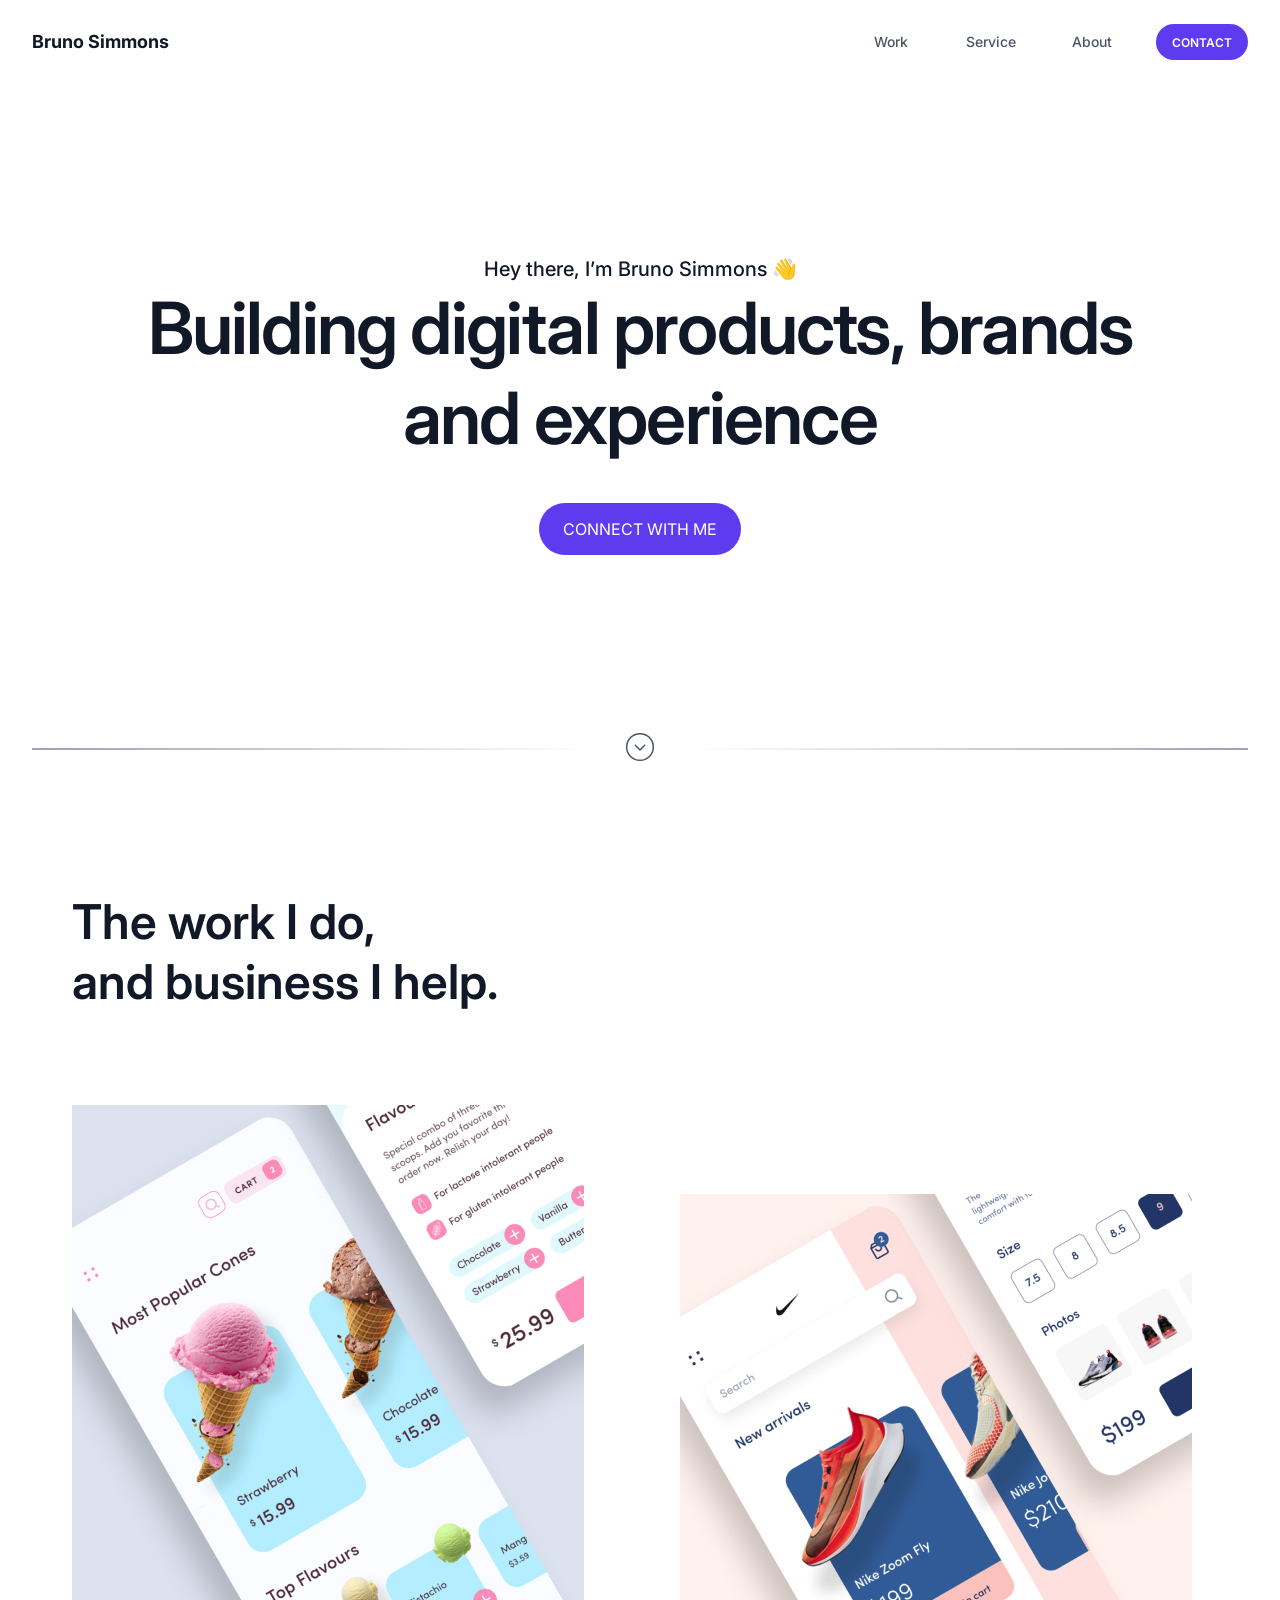
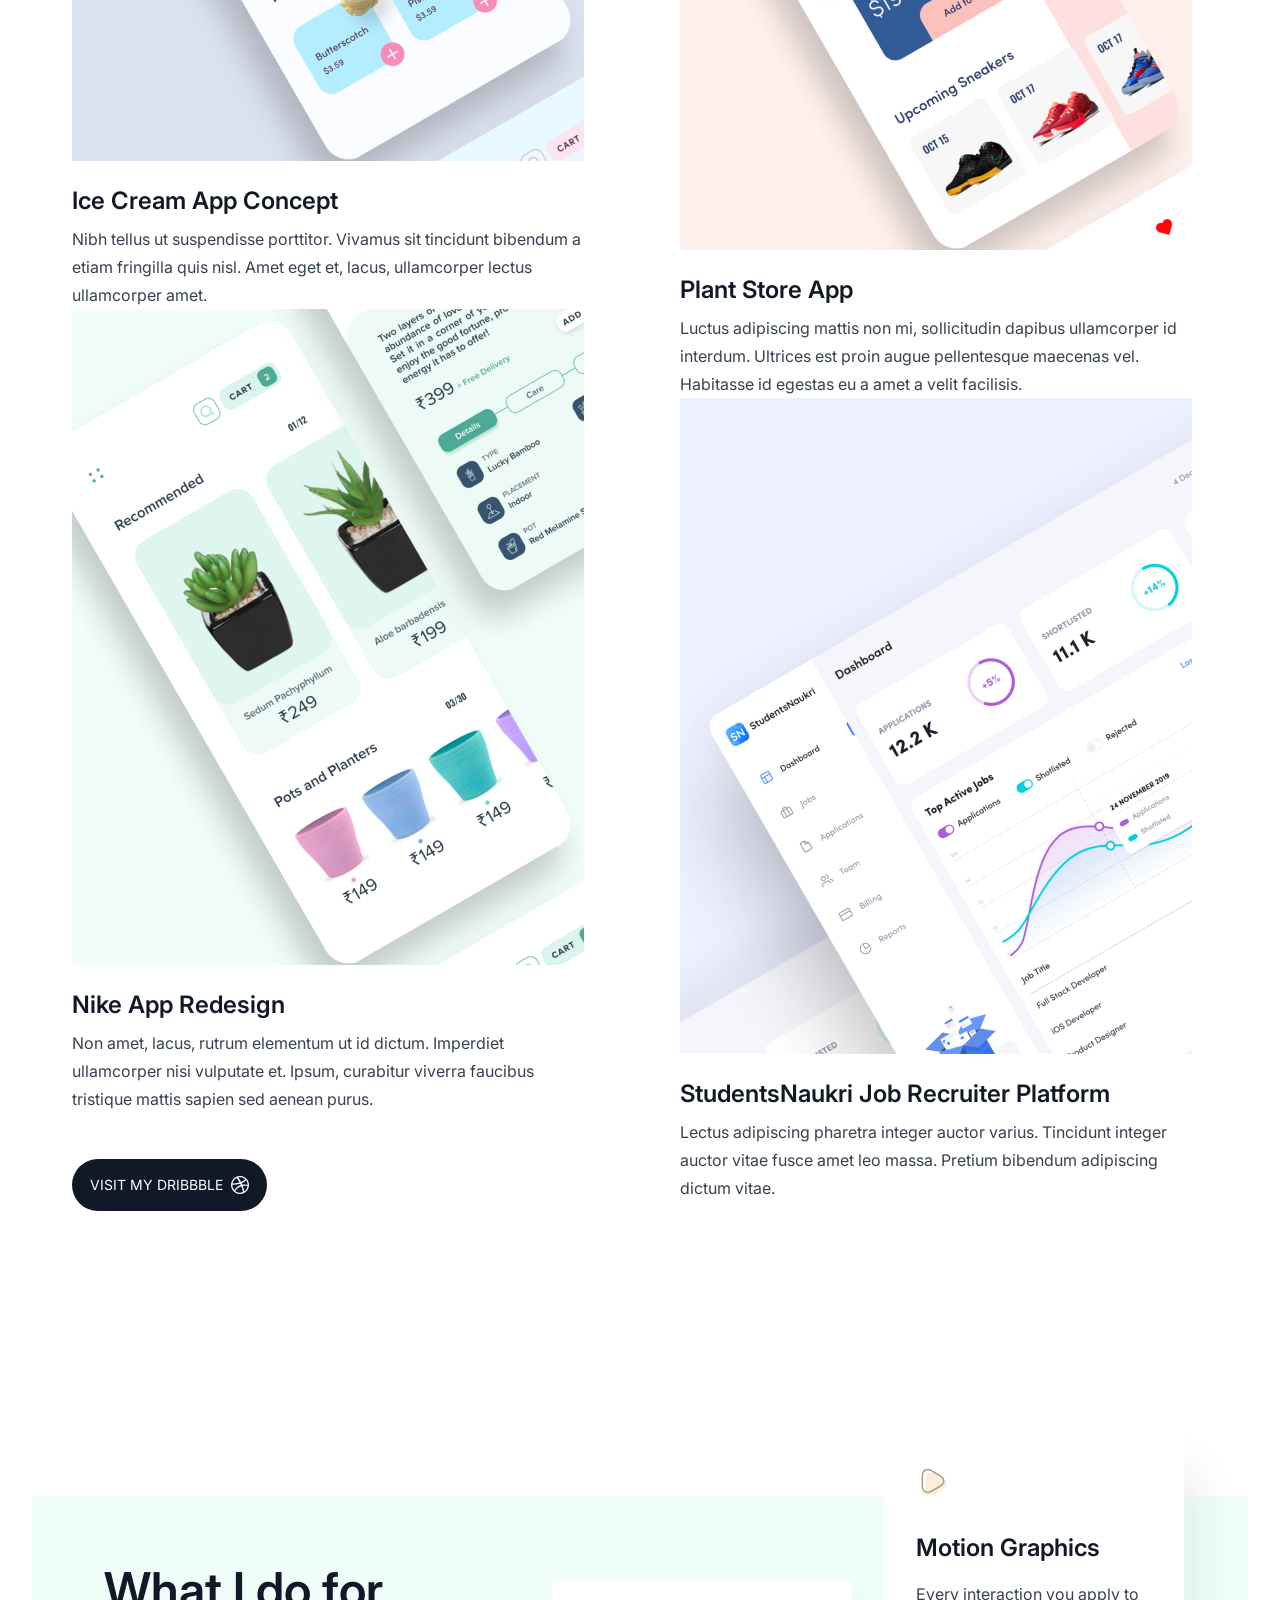
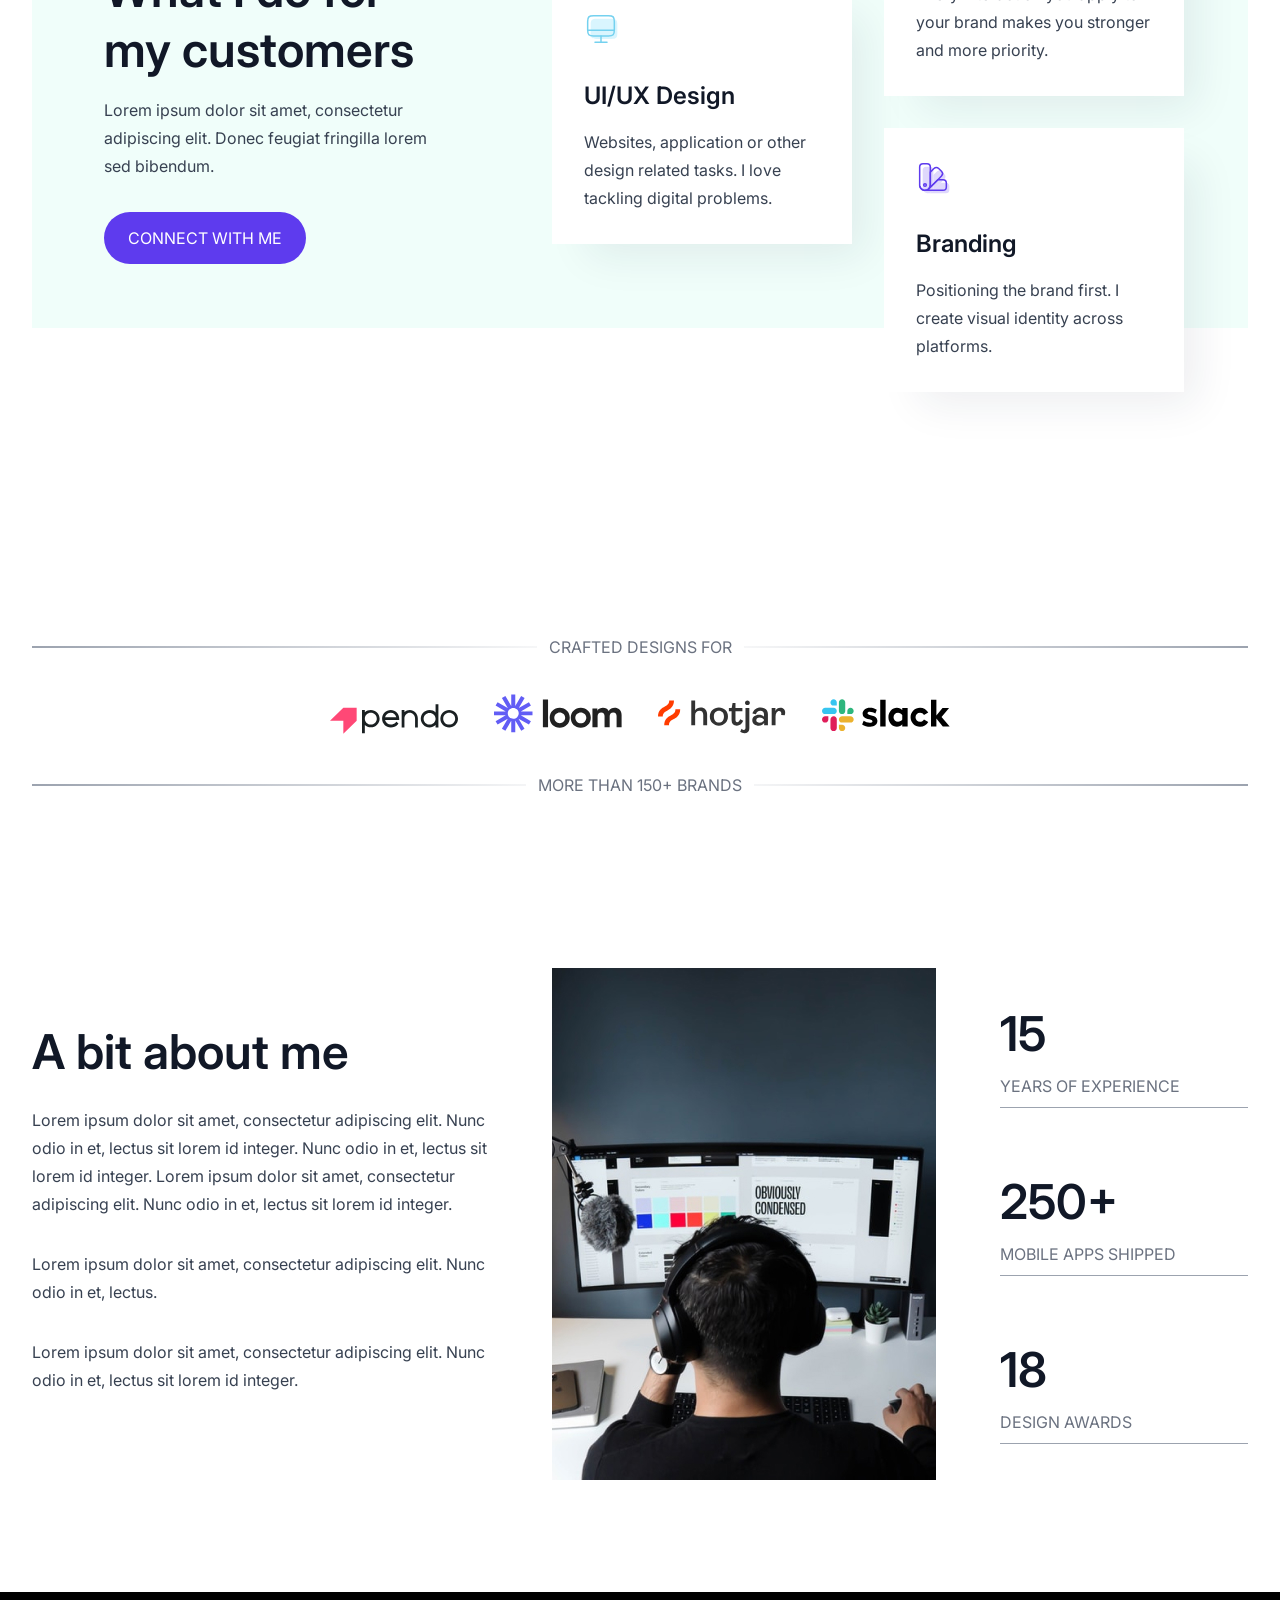
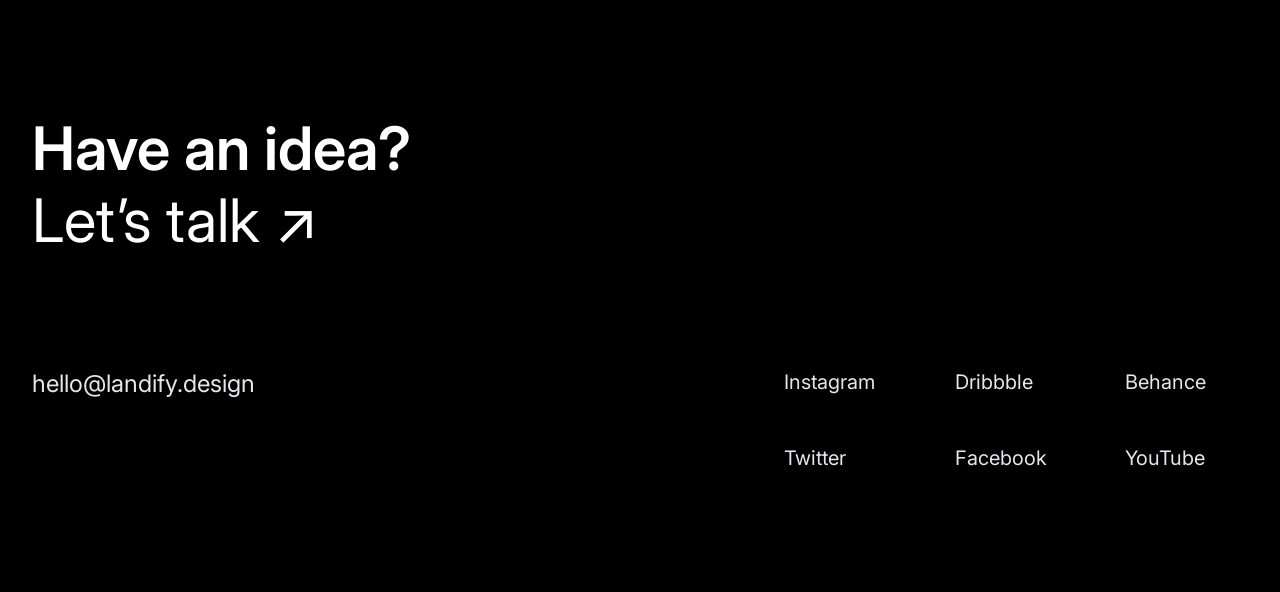
<file: index.html>
<!DOCTYPE html>
<html>
  <head>
    <meta charset="UTF-8" />
    <meta name="viewport" content="width=device-width, initial-scale=1.0" />
    <link rel="stylesheet" href="css/reset.css" />
    <link rel="stylesheet" href="css/style.css" />
    <link
      href="https://fonts.googleapis.com/css?family=Inter:100,200,300,regular,500,600,700,800,900"
      rel="stylesheet"
    /> 
    <title>Bruno - Designer Portfolio</title>
  </head>
  <body class="body">
    <main class="main">
      <div class="main__intro">
        <nav class="main__nav">
          <div class="main__label-name">
            <span class="main__name"><a href="">Bruno Simmons</a></span>
          </div>
          <div class="main__nav-ul">
            <ul class="main__ul">
              <li class="main__ul-button"><a href="#works">Work</a></li>
              <li class="main__ul-button"><a href="#service">Service</a></li>
              <li class="main__ul-button"><a href="#about">About</a></li>
              <li class="main__ul-button_active"><a href="#">CONTACT</a></li>
            </ul>
          </div>
        </nav>
        <div class="main__text-container">
          <p class="main__header-upper">Hey there, I’m Bruno Simmons 👋</p>
          <h1 class="main__header">
            Building digital products, brands and experience
          </h1>
          <a href="" class="main__button"> CONNECT WITH ME </a>
        </div>
        <div class="main__divider-line">
          <a href="#works" class="main__scroll-link"
            ><img
              src="img/button-icon/Arrow Container.svg"
              alt="arrow down"
              class="main__arrow-down"
          /></a>
        </div>
      </div>
      <div class="main__works" id="works">
        <div class="main__header-container">
          <h2 class="main__works-header">
            The work I do,<br />
            and business I help.
          </h2>
        </div>
        <div class="main__works-wrapper">
          <div class="main__works-column">
            <div class="main__works-container">
              <img
                src="img/works-&-about/work 1.jpg"
                alt="Ice Cream App Concept"
                class="main__works-image"
              />
              <h3 class="main__image-header">Ice Cream App Concept</h3>
              <p class="main__works-text">
                Nibh tellus ut suspendisse porttitor. Vivamus sit tincidunt
                bibendum a etiam fringilla quis nisl. Amet eget et, lacus,
                ullamcorper lectus ullamcorper amet.
              </p>
            </div>
            <div class="main__works-container">
              <img
                src="img/works-&-about/work 3.jpg"
                alt="Nike App Redesign"
                class="main__works-image"
              />
              <h3 class="main__image-header">Nike App Redesign</h3>
              <p class="main__works-text">
                Non amet, lacus, rutrum elementum ut id dictum. Imperdiet
                ullamcorper nisi vulputate et. Ipsum, curabitur viverra faucibus
                tristique mattis sapien sed aenean purus.
              </p>
            </div>
          </div>
          <a href="" class="main__dribble-button">
            <span>VISIT MY DRIBBBLE</span
            ><img
              src="img/button-icon/Dribble icon.svg"
              alt="Dribble icon"
              class="main__dribble"
            />
          </a>
          <div class="main__works-column second-column">
            <div class="main__works-container">
              <img
                src="img/works-&-about/work 2.jpg"
                alt="Plant Store App"
                class="main__works-image"
              />
              <h3 class="main__image-header">Plant Store App</h3>
              <p class="main__works-text">
                Luctus adipiscing mattis non mi, sollicitudin dapibus
                ullamcorper id interdum. Ultrices est proin augue pellentesque
                maecenas vel. Habitasse id egestas eu a amet a velit facilisis.
              </p>
            </div>
            <div class="main__works-container">
              <img
                src="img/works-&-about/work 4.jpg"
                alt="StudentsNaukri Job Recruiter Platform"
                class="main__works-image"
              />
              <h3 class="main__image-header">
                StudentsNaukri Job Recruiter Platform
              </h3>
              <p class="main__works-text">
                Lectus adipiscing pharetra integer auctor varius. Tincidunt
                integer auctor vitae fusce amet leo massa. Pretium bibendum
                adipiscing dictum vitae.
              </p>
            </div>
          </div>
        </div>
      </div>
      <div class="main__service" id="service">
        <div class="main__service-wrapper">
          <div class="main__service-header-container">
            <h2 class="main__service-header">What I do for my customers</h2>
            <p class="main__service-text">
              Lorem ipsum dolor sit amet, consectetur adipiscing elit. Donec
              feugiat fringilla lorem sed bibendum.
            </p>
            <a href="" class="main__button margin-left"> CONNECT WITH ME </a>
          </div>
          <div class="main__service-cards-container">
            <div class="main__service-card first-card">
              <img
                src="img/service-icon/Type=UI.svg"
                alt="UI/Ux icon"
                class="main__service-card-icon"
              />
              <h3 class="main__service-card-header">UI/UX Design</h3>
              <p class="main__service-card-text">
                Websites, application or other design related tasks. I love
                tackling digital problems.
              </p>
            </div>
            <div class="main__service-card second-card">
              <img
                src="img/service-icon/Type=Motion.svg"
                alt="UI/Ux icon"
                class="main__service-card-icon"
              />
              <h3 class="main__service-card-header">Motion Graphics</h3>
              <p class="main__service-card-text">
                Every interaction you apply to your brand makes you stronger and
                more priority.
              </p>
            </div>
            <div class="main__service-card third-card">
              <img
                src="img/service-icon/Type=Brand.svg"
                alt="UI/Ux icon"
                class="main__service-card-icon"
              />
              <h3 class="main__service-card-header">Branding</h3>
              <p class="main__service-card-text">
                Positioning the brand first. I create visual identity across
                platforms.
              </p>
            </div>
          </div>
        </div>
      </div>
      <div class="main__partners" id="partners">
        <div class="main__divider-line">
          <span class="main__devider-text">CRAFTED DESIGNS FOR</span>
        </div>
        <div class="main__brands-container">
          <img
            src="img/brand-logo/Brand=Pendo.svg"
            alt="Pendo logo"
            class="main__brand-logo"
          />
          <img
            src="img/brand-logo/Brand=Loom.svg"
            alt="Loom logo"
            class="main__brand-logo"
          />
          <img
            src="img/brand-logo/Brand=Hotjar.svg"
            alt="Hotjar logo"
            class="main__brand-logo"
          />
          <img
            src="img/brand-logo/Brand=Slack.svg"
            alt="Slack logo"
            class="main__brand-logo"
          />
        </div>
        <div class="main__divider-line">
          <span class="main__devider-text">MORE THAN 150+ BRANDS</span>
        </div>
      </div>
      <div class="main__about" id="about">
        <div class="main__about-text-container">
          <h2 class="main__about-header">A bit about me</h2>
          <p class="main__about-text">
            Lorem ipsum dolor sit amet, consectetur adipiscing elit. Nunc odio
            in et, lectus sit lorem id integer. Nunc odio in et, lectus sit
            lorem id integer. Lorem ipsum dolor sit amet, consectetur adipiscing
            elit. Nunc odio in et, lectus sit lorem id integer.
          </p>
          <p class="main__about-text">
            Lorem ipsum dolor sit amet, consectetur adipiscing elit. Nunc odio
            in et, lectus.
          </p>
          <p class="main__about-text">
            Lorem ipsum dolor sit amet, consectetur adipiscing elit. Nunc odio
            in et, lectus sit lorem id integer.
          </p>
        </div>
        <div class="main__about-stats-container">
          <img
            src="img/works-&-about/workstation-image.jpg"
            alt="Bruno's avatar"
            class="main__about-image"
          />
          <div class="main__about-stats-wrapper">
            <div class="main__about-stats-block">
              <h2 class="main__about-stats-header">15</h2>
              <p class="main__about-stats-text">YEARS OF EXPERIENCE</p>
              <div class="main__amout-stats-divider"></div>
            </div>
            <div class="main__about-stats-block">
              <h2 class="main__about-stats-header">250+</h2>
              <p class="main__about-stats-text">MOBILE APPS SHIPPED</p>
              <div class="main__amout-stats-divider"></div>
            </div>
            <div class="main__about-stats-block">
              <h2 class="main__about-stats-header">18</h2>
              <p class="main__about-stats-text">DESIGN AWARDS</p>
              <div class="main__amout-stats-divider"></div>
            </div>
          </div>
        </div>
      </div>
    </main>
    <footer class="footer">
      <div class="footer-content">
        <div class="footer__header-container">
          <span class="footer__header">Have an idea?</span>
          <span class="footer__header second-span">Let’s talk ↗</span>
        </div>
        <div class="footer__links">
          <div class="footer__email"><span>hello@landify.design</span></div>
          <div class="footer__socials">
            <div class="footer__upper-links">
              <a href="" class="footer__social-link">Instagram</a>
              <a href="" class="footer__social-link">Dribbble</a>
              <a href="" class="footer__social-link">Behance</a>
            </div>
            <div class="footer__lower-links">
              <a href="" class="footer__social-link">Twitter</a>
              <a href="" class="footer__social-link">Facebook</a>
              <a href="" class="footer__social-link">YouTube</a>
            </div>
          </div>
        </div>
      </div>
    </footer>
  </body>
</html>
</file>
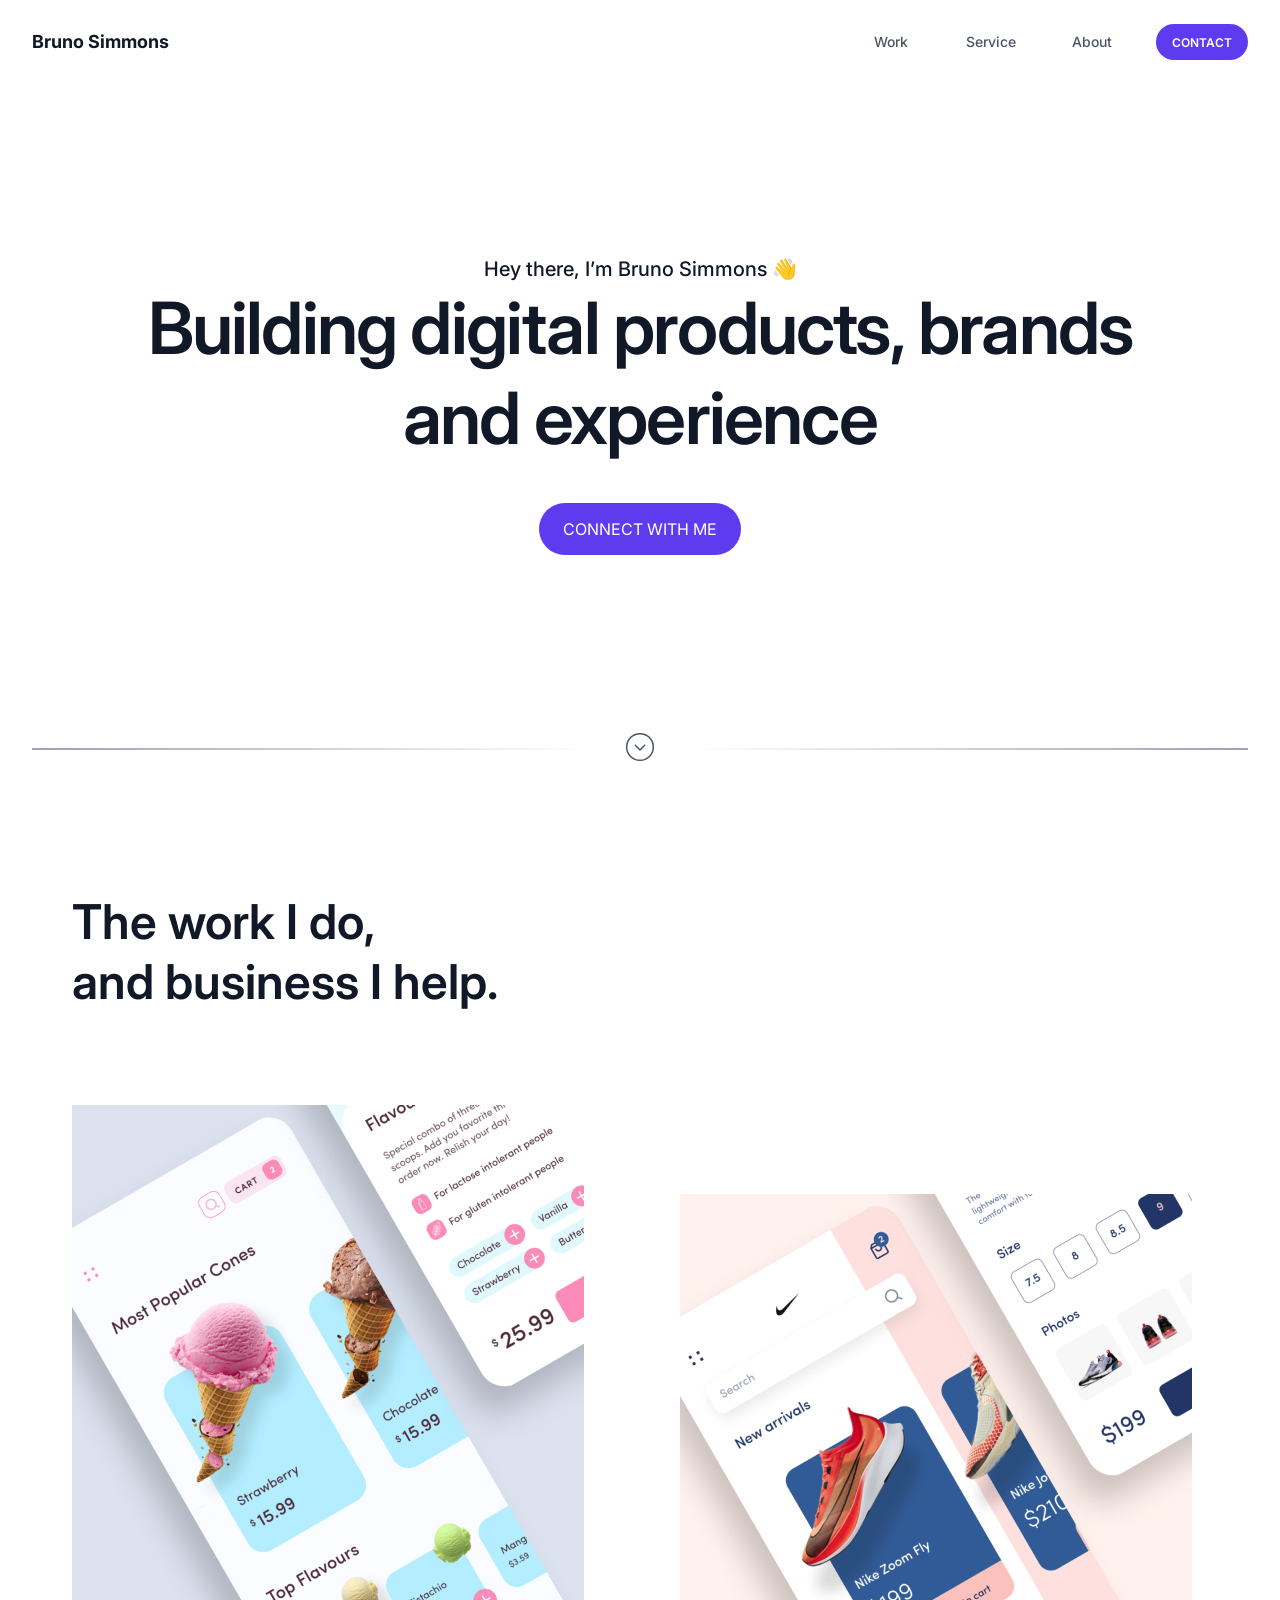
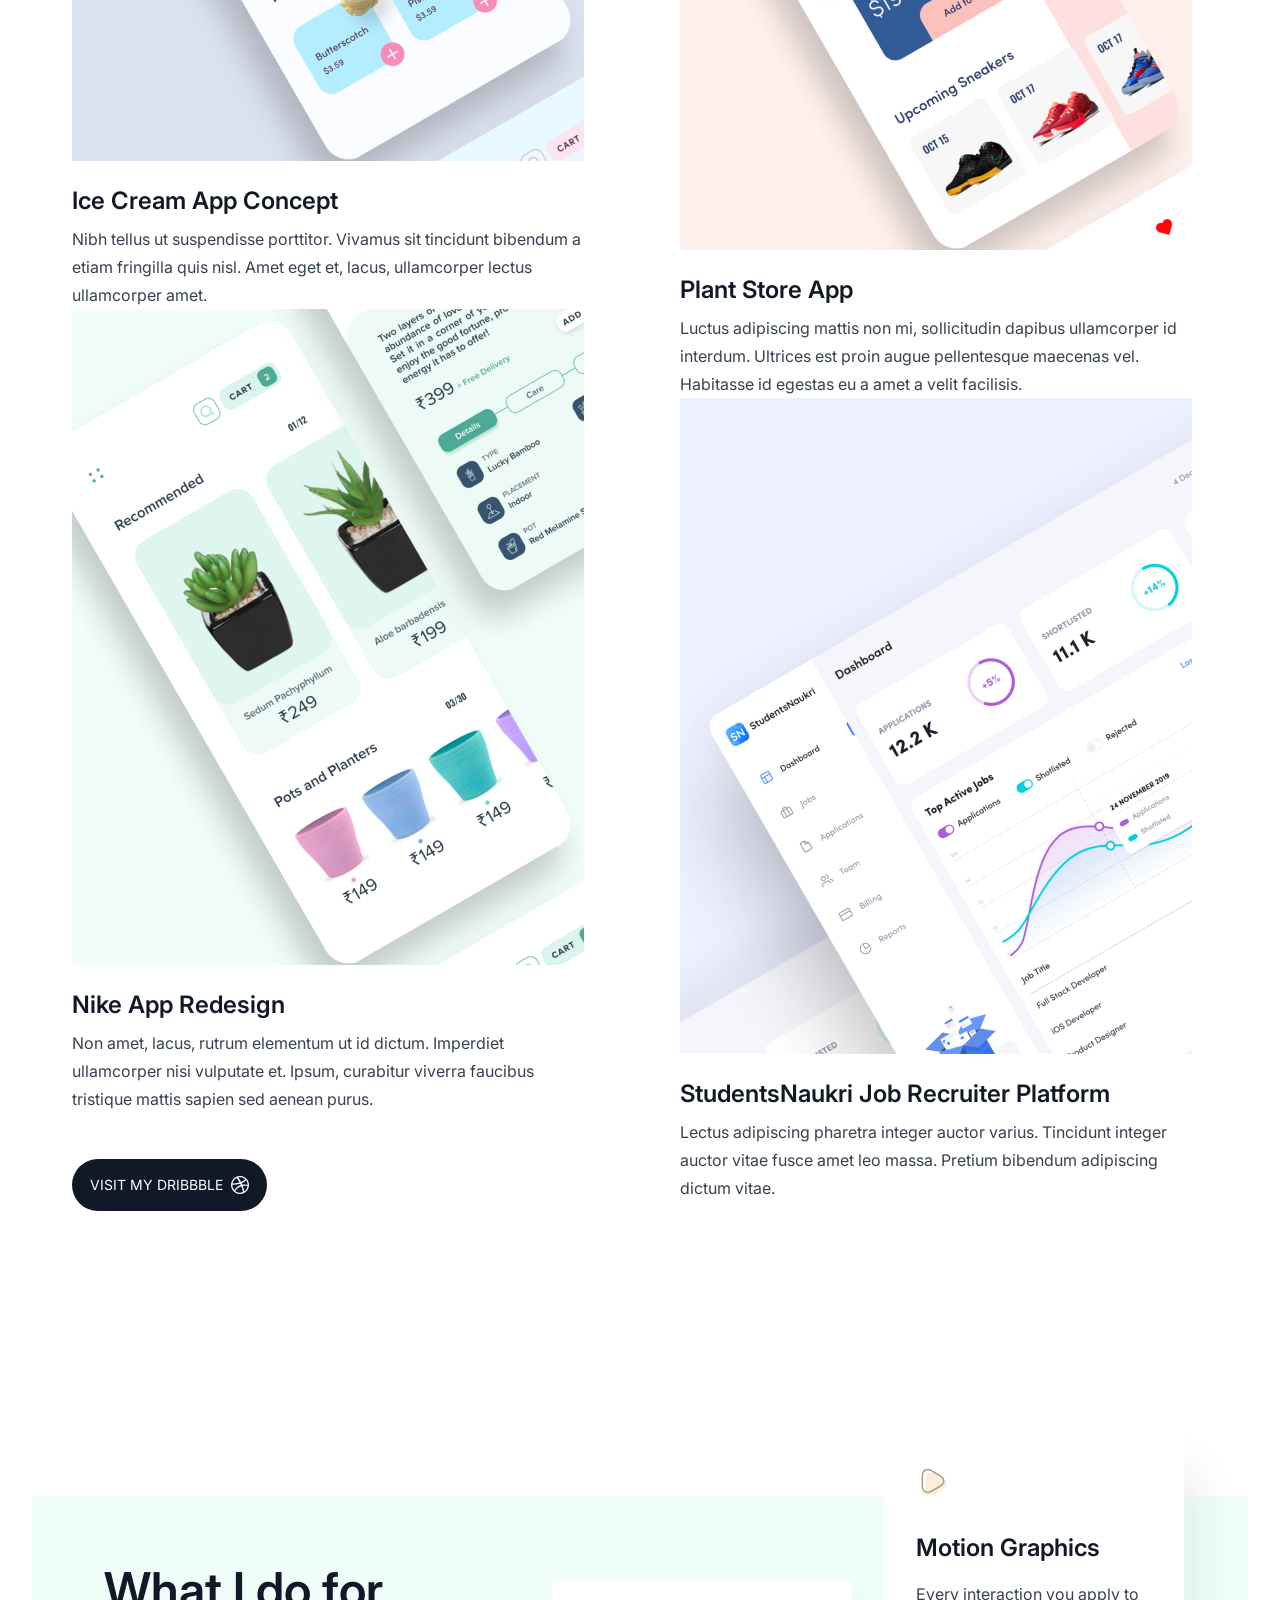
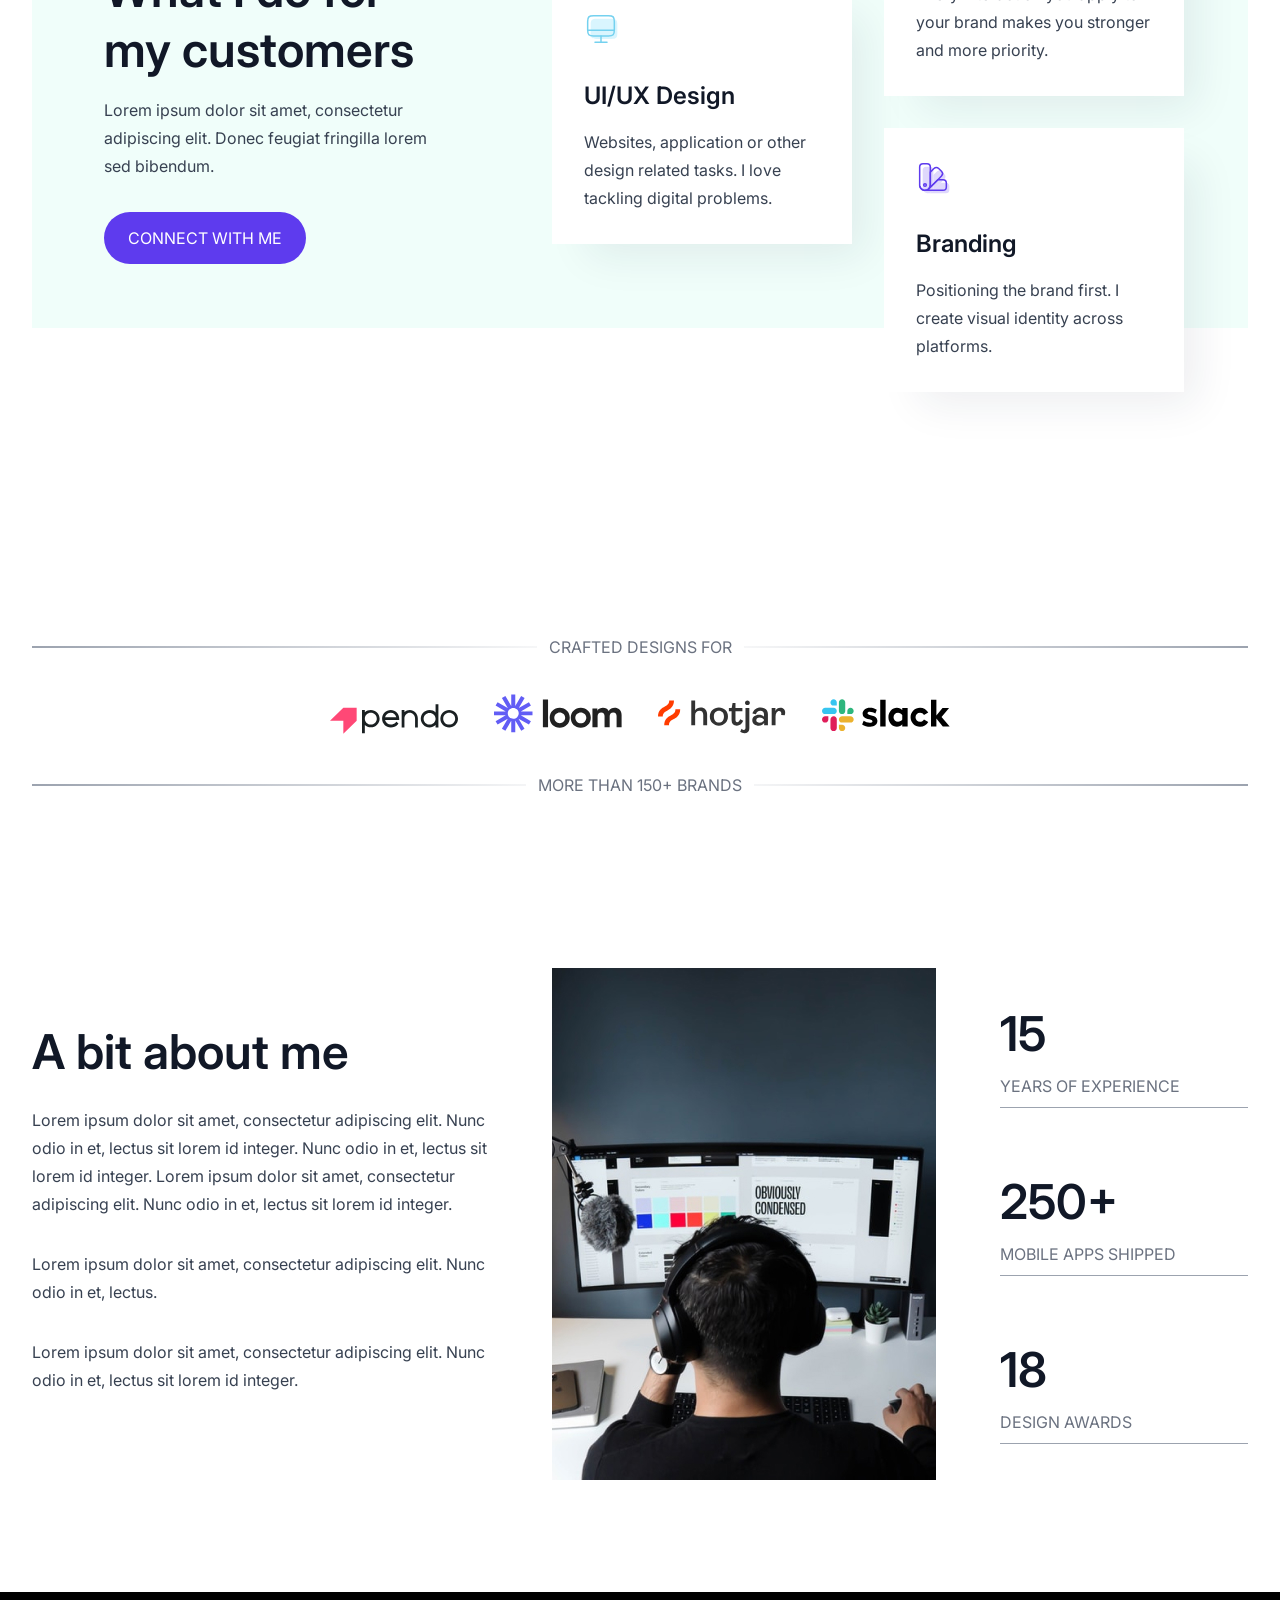
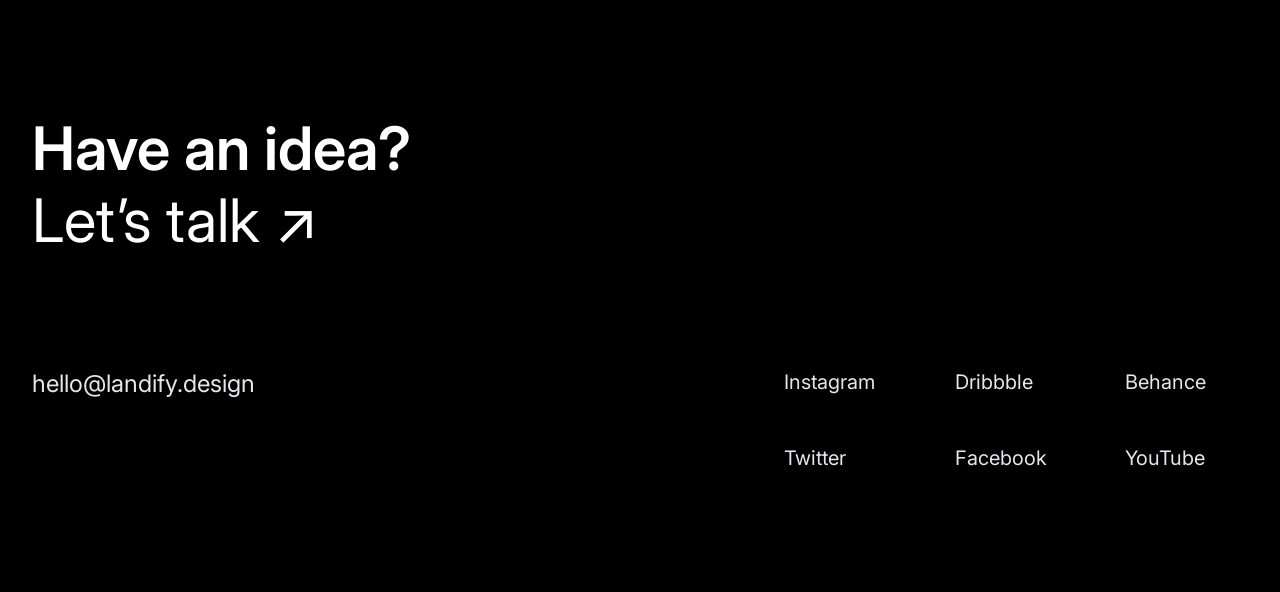
<file: Bruno portfolio.html>
<!DOCTYPE html>
<html>
  <head>
    <meta charset="UTF-8" />
    <meta name="viewport" content="width=device-width, initial-scale=1.0" />
    <link rel="stylesheet" href="css/reset.css" />
    <link rel="stylesheet" href="css/style.css" />
    <link
      href="https://fonts.googleapis.com/css?family=Inter:100,200,300,regular,500,600,700,800,900"
      rel="stylesheet"
    />
    <title>Bruno - Designer Portfolio</title>
  </head>
  <body class="body">
    <main class="main">
      <div class="main__intro">
        <nav class="main__nav">
          <div class="main__label-name">
            <span class="main__name"><a href="">Bruno Simmons</a></span>
          </div>
          <div class="main__nav-ul">
            <ul class="main__ul">
              <li class="main__ul-button"><a href="#works">Work</a></li>
              <li class="main__ul-button"><a href="#service">Service</a></li>
              <li class="main__ul-button"><a href="#about">About</a></li>
              <li class="main__ul-button_active"><a href="#">CONTACT</a></li>
            </ul>
          </div>
        </nav>
        <div class="main__text-container">
          <p class="main__header-upper">Hey there, I’m Bruno Simmons 👋</p>
          <h1 class="main__header">
            Building digital products, brands and experience
          </h1>
          <a href="" class="main__button"> CONNECT WITH ME </a>
        </div>
        <div class="main__divider-line">
          <a href="#works" class="main__scroll-link"
            ><img
              src="img/button-icon/Arrow Container.svg"
              alt="arrow down"
              class="main__arrow-down"
          /></a>
        </div>
      </div>
      <div class="main__works" id="works">
        <div class="main__header-container">
          <h2 class="main__works-header">
            The work I do,<br />
            and business I help.
          </h2>
        </div>
        <div class="main__works-wrapper">
          <div class="main__works-column">
            <div class="main__works-container">
              <img
                src="img/works-&-about/work 1.jpg"
                alt="Ice Cream App Concept"
                class="main__works-image"
              />
              <h3 class="main__image-header">Ice Cream App Concept</h3>
              <p class="main__works-text">
                Nibh tellus ut suspendisse porttitor. Vivamus sit tincidunt
                bibendum a etiam fringilla quis nisl. Amet eget et, lacus,
                ullamcorper lectus ullamcorper amet.
              </p>
            </div>
            <div class="main__works-container">
              <img
                src="img/works-&-about/work 3.jpg"
                alt="Nike App Redesign"
                class="main__works-image"
              />
              <h3 class="main__image-header">Nike App Redesign</h3>
              <p class="main__works-text">
                Non amet, lacus, rutrum elementum ut id dictum. Imperdiet
                ullamcorper nisi vulputate et. Ipsum, curabitur viverra faucibus
                tristique mattis sapien sed aenean purus.
              </p>
            </div>
          </div>
          <a href="" class="main__dribble-button">
            <span>VISIT MY DRIBBBLE</span
            ><img
              src="img/button-icon/Dribble icon.svg"
              alt="Dribble icon"
              class="main__dribble"
            />
          </a>
          <div class="main__works-column second-column">
            <div class="main__works-container">
              <img
                src="img/works-&-about/work 2.jpg"
                alt="Plant Store App"
                class="main__works-image"
              />
              <h3 class="main__image-header">Plant Store App</h3>
              <p class="main__works-text">
                Luctus adipiscing mattis non mi, sollicitudin dapibus
                ullamcorper id interdum. Ultrices est proin augue pellentesque
                maecenas vel. Habitasse id egestas eu a amet a velit facilisis.
              </p>
            </div>
            <div class="main__works-container">
              <img
                src="img/works-&-about/work 4.jpg"
                alt="StudentsNaukri Job Recruiter Platform"
                class="main__works-image"
              />
              <h3 class="main__image-header">
                StudentsNaukri Job Recruiter Platform
              </h3>
              <p class="main__works-text">
                Lectus adipiscing pharetra integer auctor varius. Tincidunt
                integer auctor vitae fusce amet leo massa. Pretium bibendum
                adipiscing dictum vitae.
              </p>
            </div>
          </div>
        </div>
      </div>
      <div class="main__service" id="service">
        <div class="main__service-wrapper">
          <div class="main__service-header-container">
            <h2 class="main__service-header">What I do for my customers</h2>
            <p class="main__service-text">
              Lorem ipsum dolor sit amet, consectetur adipiscing elit. Donec
              feugiat fringilla lorem sed bibendum.
            </p>
            <a href="" class="main__button margin-left"> CONNECT WITH ME </a>
          </div>
          <div class="main__service-cards-container">
            <div class="main__service-card first-card">
              <img
                src="img/service-icon/Type=UI.svg"
                alt="UI/Ux icon"
                class="main__service-card-icon"
              />
              <h3 class="main__service-card-header">UI/UX Design</h3>
              <p class="main__service-card-text">
                Websites, application or other design related tasks. I love
                tackling digital problems.
              </p>
            </div>
            <div class="main__service-card second-card">
              <img
                src="img/service-icon/Type=Motion.svg"
                alt="UI/Ux icon"
                class="main__service-card-icon"
              />
              <h3 class="main__service-card-header">Motion Graphics</h3>
              <p class="main__service-card-text">
                Every interaction you apply to your brand makes you stronger and
                more priority.
              </p>
            </div>
            <div class="main__service-card third-card">
              <img
                src="img/service-icon/Type=Brand.svg"
                alt="UI/Ux icon"
                class="main__service-card-icon"
              />
              <h3 class="main__service-card-header">Branding</h3>
              <p class="main__service-card-text">
                Positioning the brand first. I create visual identity across
                platforms.
              </p>
            </div>
          </div>
        </div>
      </div>
      <div class="main__partners" id="partners">
        <div class="main__divider-line">
          <span class="main__devider-text">CRAFTED DESIGNS FOR</span>
        </div>
        <div class="main__brands-container">
          <img
            src="img/brand-logo/Brand=Pendo.svg"
            alt="Pendo logo"
            class="main__brand-logo"
          />
          <img
            src="img/brand-logo/Brand=Loom.svg"
            alt="Loom logo"
            class="main__brand-logo"
          />
          <img
            src="img/brand-logo/Brand=Hotjar.svg"
            alt="Hotjar logo"
            class="main__brand-logo"
          />
          <img
            src="img/brand-logo/Brand=Slack.svg"
            alt="Slack logo"
            class="main__brand-logo"
          />
        </div>
        <div class="main__divider-line">
          <span class="main__devider-text">MORE THAN 150+ BRANDS</span>
        </div>
      </div>
      <div class="main__about" id="about">
        <div class="main__about-text-container">
          <h2 class="main__about-header">A bit about me</h2>
          <p class="main__about-text">
            Lorem ipsum dolor sit amet, consectetur adipiscing elit. Nunc odio
            in et, lectus sit lorem id integer. Nunc odio in et, lectus sit
            lorem id integer. Lorem ipsum dolor sit amet, consectetur adipiscing
            elit. Nunc odio in et, lectus sit lorem id integer.
          </p>
          <p class="main__about-text">
            Lorem ipsum dolor sit amet, consectetur adipiscing elit. Nunc odio
            in et, lectus.
          </p>
          <p class="main__about-text">
            Lorem ipsum dolor sit amet, consectetur adipiscing elit. Nunc odio
            in et, lectus sit lorem id integer.
          </p>
        </div>
        <div class="main__about-stats-container">
          <img
            src="img/works-&-about/workstation-image.jpg"
            alt="Bruno's avatar"
            class="main__about-image"
          />
          <div class="main__about-stats-wrapper">
            <div class="main__about-stats-block">
              <h2 class="main__about-stats-header">15</h2>
              <p class="main__about-stats-text">YEARS OF EXPERIENCE</p>
              <div class="main__amout-stats-divider"></div>
            </div>
            <div class="main__about-stats-block">
              <h2 class="main__about-stats-header">250+</h2>
              <p class="main__about-stats-text">MOBILE APPS SHIPPED</p>
              <div class="main__amout-stats-divider"></div>
            </div>
            <div class="main__about-stats-block">
              <h2 class="main__about-stats-header">18</h2>
              <p class="main__about-stats-text">DESIGN AWARDS</p>
              <div class="main__amout-stats-divider"></div>
            </div>
          </div>
        </div>
      </div>
    </main>
    <footer class="footer">
      <div class="footer-content">
        <div class="footer__header-container">
          <span class="footer__header">Have an idea?</span>
          <span class="footer__header second-span">Let’s talk ↗</span>
        </div>
        <div class="footer__links">
          <div class="footer__email"><span>hello@landify.design</span></div>
          <div class="footer__socials">
            <div class="footer__upper-links">
              <a href="" class="footer__social-link">Instagram</a>
              <a href="" class="footer__social-link">Dribbble</a>
              <a href="" class="footer__social-link">Behance</a>
            </div>
            <div class="footer__lower-links">
              <a href="" class="footer__social-link">Twitter</a>
              <a href="" class="footer__social-link">Facebook</a>
              <a href="" class="footer__social-link">YouTube</a>
            </div>
          </div>
        </div>
      </div>
    </footer>
  </body>
</html>
</file>
<file: css/style.css>
:root {
  font-family: inter, open-sans;
  /* COLORS */
  --primary-600: #5e3bee;
  --primary-100: #dfd8fc;
  --secondary-600: #58c2a2;
  --secondary-100: #f0fefa;
  --neutral-900: #111827;
  --neutral-800: #1f2937;
  --neutral-700: #374151;
  --neutral-600: #4b5563;
  --neutral-500: #6b7280;
  --neutral-400: #9ca3af;
  --neutral-300: #d1d5db;
  --neutral-200: #e5e7eb;
  --neutral-100: #f3f4f6;
  --neutral-50: #f9fafb;
  --btn-text-color: #ffffff;
}
* {
  text-decoration: none;
  scroll-behavior: smooth;
}
a {
  color: inherit;
}
.body {
  position: relative;
  width: 100%;
  height: 5392px;
  background: #ffffff;
  margin: 0 auto;
  display: flex;
  justify-content: center;
}
.main {
  display: flex;
  flex-direction: column;
  align-items: flex-start;
  width: 1216px;
}

/* INTRODUTION & NAVIGATION PANEL */

.main__intro {
  height: 772px;
  display: flex;
  flex-direction: column;
  justify-content: space-between;
  width: inherit;
}

.main__nav {
  height: 84px;
  display: flex;
  flex-direction: row;
  justify-content: space-between;
  align-items: center;
}
.main__label-name {
  display: block;
  width: 140px;
}
.main__name {
  font-family: "Inter";
  font-style: normal;
  font-weight: 700;
  font-size: 18px;
  line-height: 28px;
  color: var(--neutral-900);
}
.main__nav-ul {
  display: block;
  width: 394px;
}
.main__ul {
  display: flex;
  flex-direction: row;
  justify-content: space-between;
  align-items: center;
  text-align: center;
}
.main__ul-button {
  width: 73px;
  height: 20px;
  color: var(--neutral-600);
  font-style: normal;
  font-weight: 500;
  font-size: 14px;
  line-height: 20px;
}

.main__ul-button_active a {
  width: 92px;
  height: 36px;
  background: var(--primary-600);
  border-radius: 100px;
  font-weight: 600;
  font-size: 12px;
  color: var(--btn-text-color);
  display: flex;
  flex-direction: row;
  justify-content: center;
  align-items: center;
}
.main__text-container {
  text-align: center;
  display: flex;
  flex-direction: column;
  align-items: center;
  color: var(--neutral-900);
}
.main__header-upper {
  font-weight: 500;
  font-size: 20px;
  line-height: 28px;
}
.main__header {
  width: 1008px;
  font-weight: 600;
  font-size: 72px;
  line-height: 90px;
  letter-spacing: -0.025em;
  margin-bottom: 40px;
}
.main__button {
  display: flex;
  flex-direction: row;
  justify-content: center;
  align-items: center;
  padding: 16px 24px;
  background: var(--primary-600);
  border-radius: 100px;
  color: var(--btn-text-color);
}
.main__divider-line {
  display: flex;
  justify-content: center;
  align-items: center;
  height: 2px;
  background: linear-gradient(
    90deg,
    #9ca3af 0%,
    rgba(156, 163, 175, 0) 45.82%,
    rgba(156, 163, 175, 0) 50%,
    rgba(156, 163, 175, 0) 54.38%,
    #9ca3af 100%
  );
}

.main__arrow-down {
  width: 64px;
}

/* WORKS CONTAINER */

.main__works {
  height: 2204px;
  display: flex;
  flex-direction: column;
  padding: 120px 0px;
}
.main__header-container {
  display: block;
  width: 552px;
  height: 120px;
  margin-bottom: 48px;
}
.main__works-header {
  font-weight: 600;
  font-size: 48px;
  line-height: 60px;
  color: var(--neutral-900);
  margin-left: 40px;
}
.main__works-wrapper {
  display: flex;
  flex-wrap: wrap;
  flex-direction: column;
  justify-content: space-evenly;
  width: 1216px;
  height: 1796px;
}
.main__works-column {
  display: flex;
  flex-direction: column;
  justify-content: space-between;
  align-items: center;
  width: 592px;
  height: 1608px;
}
.second-column {
  margin-top: 80px;
}
.main__works-container {
  display: flex;
  justify-content: center;
  flex-direction: column;
  align-items: flex-start;
  width: 512px;
  height: 804px;
}
.main__works-image {
  width: 512px;
  height: 656px;
  margin-bottom: 24px;
}
.main__image-header {
  font-weight: 600;
  font-size: 24px;
  line-height: 32px;
  color: var(--neutral-900);
  margin-bottom: 8px;
}
.main__works-text {
  font-weight: 400;
  font-size: 16px;
  line-height: 28px;
  color: var(--neutral-700);
}
.main__dribble-button {
  display: flex;
  flex-direction: row;
  justify-content: center;
  align-items: center;
  width: 195px;
  height: 52px;
  border-radius: 100px;
  background-color: var(--neutral-900);
  font-weight: 600;
  font-size: 14px;
  line-height: 20px;
  color: var(--btn-text-color);
  margin: 0px 0 0 40px;
}
.main__dribble {
  margin-left: 8px;
}
/* SERVICE CONTAINER */
.main__service {
  padding: 120px 0px;
  height: 800px;
}
.main__service-wrapper {
  position: relative;
  width: 1216px;
  height: 560px;
}
.main__service-header-container {
  display: flex;
  flex-direction: column;
  justify-content: center;
  align-items: flex-start;
  position: absolute;
  width: 1216px;
  height: 432px;

  background-color: var(--secondary-100);
}
.main__service-header {
  font-weight: 600;
  font-size: 48px;
  line-height: 60px;
  color: var(--neutral-900);
  width: 344px;
  margin: 0 0 16px 72px;
}
.main__service-text {
  font-weight: 400;
  font-size: 16px;
  line-height: 28px;
  color: var(--neutral-700);
  width: 344px;
  margin: 0 0 32px 72px;
}
.margin-left {
  margin-left: 72px;
}
.main__service-cards-container {
  position: absolute;
  width: 696px;
  height: 560px;
  right: 0px;
  top: -64px;
  z-index: 2;
}
.main__service-card {
  display: flex;
  flex-direction: column;
  align-items: flex-start;
  padding: 32px;
  width: 300px;
  height: 264px;
  background-color: #ffffff;
  box-shadow: 24px 24px 40px -12px rgba(28, 44, 64, 0.08);
}
.main__service-card-icon {
  margin-bottom: 32px;
}
.main__service-card-header {
  font-weight: 600;
  font-size: 24px;
  line-height: 32px;
  color: var(--neutral-900);
  margin-bottom: 16px;
}
.main__service-card-text {
  font-weight: 400;
  font-size: 16px;
  line-height: 28px;
  color: var(--neutral-700);
}

.first-card {
  position: absolute;
  top: calc(50% - 132px);
}
.second-card {
  position: absolute;
  left: 332px;
}
.third-card {
  position: absolute;
  left: 332px;
  top: 296px;
}

/* partners container */
.main__partners {
  padding: 48px 0;
  display: flex;
  flex-direction: column;
  justify-content: space-between;
  align-items: center;
  height: 280px;
  width: 100%;
}
.main__divider-line {
  width: 100%;
  margin: 22px 0;
}
.main__devider-text {
  display: flex;
  align-items: center;
  height: 44px;
  text-align: center;
  color: var(--neutral-500);
  background-color: var(--btn-text-color);
  padding: 12px 12px;
}

.main__brand-logo {
  margin: 0 16px;

  width: 128px;
}
/* ABOUT CONTAINER */
.main__about {
  height: 736px;
  padding: 112px 0;
  display: flex;
  flex-direction: row;
  align-items: center;
}
.main__about-text-container {
  width: 488px;
  height: 392px;
  display: flex;
  flex-direction: column;
  justify-content: center;
  padding: 0px 32px 0px 0px;
  margin-right: 32px;
}
.main__about-header {
  font-weight: 600;
  font-size: 48px;
  line-height: 60px;
  color: var(--neutral-900);
  margin-bottom: 24px;
}
.main__about-text {
  font-weight: 400;
  font-size: 16px;
  line-height: 28px;
  color: var(--neutral-700);
  margin-bottom: 32px;
}
.main__about-stats-container {
  display: flex;
  flex-direction: row;
  justify-content: space-between;
  align-items: center;
  padding: 0px;
  width: 696px;
  height: 512px;
}
.main__about-image {
  width: 384px;
  height: 512px;
}
.main__about-stats-wrapper {
  width: 280px;
  height: 440px;
  display: flex;
  flex-direction: column;
  align-items: flex-end;
}
.main__about-stats-block {
  display: flex;
  flex-direction: column;
  align-items: flex-start;
  width: 248px;
  height: 104px;
  margin-bottom: 64px;
}
.main__about-stats-header {
  font-weight: 600;
  font-size: 48px;
  line-height: 60px;
  color: var(--neutral-900);
}
.main__about-stats-text {
  height: 44px;
  display: flex;
  align-items: center;
  color: var(--neutral-500);
}
.main__amout-stats-divider {
  height: 1px;
  width: 100%;
  background-color: var(--neutral-400);
}
/* FOOTER CONTAINER */

.footer {
  width: 100%;
  position: absolute;
  bottom: 0;
  height: 600px;
  padding: 120px 0;
  background-color: #000000;
}
.footer-content {
  width: 1216px;
  height: 360px;
  display: flex;
  flex-direction: column;
  margin: 0 auto;
  justify-content: space-between;
}
.footer__header-container {
  width: 592px;
  height: 160px;
  display: flex;
  flex-direction: column;
}
.footer__header {
  font-weight: 600;
  font-size: 60px;
  line-height: 72px;
  color: var(--btn-text-color);
}
.second-span {
  font-weight: 400;
}
.footer__links {
  display: flex;
  flex-direction: row;
  height: 104px;
  color: var(--neutral-200);
  justify-content: space-between;
}
.footer__email {
  font-weight: 500;
  font-size: 24px;
  line-height: 32px;
}
.footer__socials {
  font-weight: 400;
  font-size: 20px;
  line-height: 28px;
  display: flex;
  flex-direction: column;
  justify-content: space-between;
}
.footer__upper-links,
.footer__lower-links {
  display: flex;
  flex-direction: row;
  justify-content: flex-end;
}
.footer__social-link {
  width: 122.67px;
  height: 28px;
  text-align: left;
  margin-left: 48px;
}
/* 


TABLET MEDIA QUERY


*/
@media (max-width: 768px) {
  .body {
    width: 768px;
    height: 5224px;
  }
  .main {
    width: 688px;
    height: 4624px;
  }
  .main__intro {
    height: 704px;
  }
  .main__text-container {
    text-align: center;
    display: flex;
    flex-direction: column;
    align-items: center;
    color: var(--neutral-900);
  }
  .main__header-upper {
    font-weight: 500;
    font-size: 20px;
  }
  .main__header {
    width: 688px;
    font-size: 60px;
    line-height: 72px;
  }
  /* WORKS CONTAINER */
  .main__works {
    height: 1620px;
    padding: 80px 0px;
  }
  .main__works-header {
    margin-left: 0px;
  }
  .main__works-wrapper {
    width: 688px;
    height: 1292px;
  }
  .main__works-column {
    width: 328px;
    height: 1184px;
  }

  .main__works-container {
    width: 328px;
    height: 552px;
  }
  .main__works-image {
    width: 328px;
    height: 420px;
    margin-bottom: 16px;
  }
  .main__image-header {
    font-size: 20px;
    line-height: 28px;
  }
  .main__works-text {
    font-size: 14px;
    line-height: 20px;
  }
  .main__dribble-button {
    margin: 56px 0 0 0px;
  }
  /* SERVICE CONTAINER */
  .main__service {
    padding: 64px 0px;
    height: 992px;
  }
  .main__service-wrapper {
    position: relative;
    width: 688px;
    height: 864px;
  }
  .main__service-header-container {
    justify-content: flex-start;
    width: inherit;
    height: inherit;
  }
  .main__service-header {
    width: 624px;
    margin: 40px 32px 16px 32px;
    letter-spacing: -0.025em;
  }
  .main__service-text {
    width: 624px;
    margin: 0 32px 32px 32px;
  }
  .margin-left {
    margin-left: 32px;
  }
  .main__service-cards-container {
    width: 688px;
    height: 552px;
    right: 0px;
    top: 272px;
    z-index: 2;
  }

  .first-card {
    left: 32px;
  }
  .second-card {
    left: 356px;
  }
  .third-card {
    left: 356px;
  }
  /* partners container */

  .main__divider-line {
    width: 100%;
    margin: 22px 0;
  }

  .main__brand-logo {
    margin: 0 16px;
    width: 128px;
  }
  /* ABOUT CONTAINER */
  .main__about {
    height: 1028px;
    padding: 48px 0 112px 0;
    flex-direction: column;
    align-items: flex-start;
    justify-content: space-between;
  }
  .main__about-text-container {
    width: 688px;
    height: 308px;
    justify-content: center;
    padding: 0px;
    margin-right: 0px;
  }
  .main__about-stats-container {
    width: 688px;
    height: 512px;
  }
  .main__about-image {
    width: 384px;
    height: 512px;
  }
  .main__about-stats-wrapper {
    width: 272px;
    height: 440px;
  }
  .main__about-stats-block {
    width: 272px;
  }
  .main__about-stats-header {
    font-weight: 600;
    font-size: 48px;
    line-height: 60px;
    color: var(--neutral-900);
  }

  /* FOOTER CONTAINER */

  .footer-content {
    width: 688px;
  }

  .footer__social-link {
    width: 104px;
    height: 28px;
    text-align: left;
    margin-left: 24px;
  }
}
/* 


SMARTPHONE MEDIA QUERY


*/

@media (max-width: 480px) {
  .body {
    width: 375px;
    height: 6914px;
  }
  .main {
    width: 375px;
    height: 6434px;
  }
  .main__intro {
    height: 560px;
    padding: 0 20px;
  }
  .main__nav-ul {
    width: 100px;
  }
  .main__ul {
    justify-content: flex-end;
  }
  .main__ul-button {
    display: none;
  }
  .main__header-upper {
    font-size: 18px;
  }
  .main__header {
    width: 335px;
    font-size: 36px;
    line-height: 48px;
  }
  /* WORKS CONTAINER */
  .main__works {
    height: 2800px;
    padding: 80px 20px;
  }
  .main__header-container {
    width: 335px;
    height: 96px;
  }
  .main__works-header {
    font-size: 35px;
    line-height: 48px;
    margin-left: 0px;
  }
  .main__works-wrapper {
    position: relative;
    width: 335px;
    height: 2496px;
    flex-direction: column;
    flex-wrap: nowrap;
  }
  .main__works-column {
    width: 335px;

    height: 1170px;
  }
  .main__works-container {
    width: 335px;
    height: 561px;
  }
  .main__works-image {
    width: 335px;
    height: 429px;
  }
  .second-column {
    margin-top: 48px;
  }
  .main__dribble-button {
    position: absolute;
    margin: 0;
    top: 2500px;
  }
  /* SERVICE CONTAINER */
  .main__service {
    padding: 24px 0px 48px 0;
    height: 1284px;
  }
  .main__service-wrapper {
    position: relative;
    width: 375px;
    height: 1240px;
  }
  .main__service-header-container {
    justify-content: flex-start;
    width: inherit;
    height: inherit;
  }
  .main__service-header {
    width: 335px;
    margin: 40px 20px 16px 20px;
    letter-spacing: -0.025em;
    font-size: 36px;
    line-height: 48px;
  }
  .main__service-text {
    width: 335px;
    margin: 0 20px 32px 20px;
  }
  .margin-left {
    margin-left: 20px;
  }
  .main__service-cards-container {
    position: relative;
    width: 375px;
    height: 840px;
    z-index: 2;
    display: flex;
    flex-direction: column;
    justify-content: space-between;
    align-items: center;
    top: 360px;
  }
  .main__service-card {
    width: 335px;
  }
  .first-card,
  .second-card,
  .third-card {
    position: unset;
  }
  /* partners container */
  .main__partners {
    padding: 32px 20px;
    height: 328px;
    width: 375px;
  }

  .main__divider-line {
    width: 335px;
    height: 1px;
  }

  /* ABOUT CONTAINER */
  .main__about {
    height: 1462px;
    width: 375px;
    padding: 40px 0 80px 0;
    flex-direction: column;
    align-items: center;
  }
  .main__about-text-container {
    width: 335px;
    height: 428px;
    padding: 0px;
    margin-right: 0px;
  }
  .main__about-header {
    font-weight: 600;
    font-size: 36px;
    line-height: 48px;
    margin-bottom: 16px;
  }
  .main__about-stats-container {
    display: flex;
    flex-direction: column;
    justify-content: space-between;
    align-items: center;
    padding: 0px;
    width: 335px;
    height: 866px;
  }
  .main__about-image {
    width: 335px;
    height: 446px;
  }
  .main__about-stats-wrapper {
    width: 335px;
    height: 372px;
    display: flex;
    flex-direction: column;
    align-items: flex-start;
  }
  .main__about-stats-block {
    width: 335px;
    height: 92px;
    margin-bottom: 48px;
  }
  .main__about-stats-header {
    font-size: 36px;
    line-height: 48px;
  }
  .main__about-stats-text {
    font: normal 600 14px/20px;
  }

  /* FOOTER CONTAINER */

  .footer {
    height: 480px;
    padding: 48px 20px;
  }
  .footer-content {
    width: 335px;
    height: 352px;
  }
  .footer__header-container {
    width: 335px;
    height: 104px;
  }
  .footer__header {
    font-size: 36px;
    line-height: 48px;
  }
  .footer__links {
    display: flex;
    flex-direction: column;
    width: 335px;
    height: 184px;
    margin-left: 0px;
  }
  .footer__email {
    font-weight: 500;
    font-size: 20px;
    line-height: 28px;
  }
  .footer__socials {
    font-size: 16px;
    line-height: 28px;
    display: flex;
    flex-direction: row;
  }
  .footer__upper-links,
  .footer__lower-links {
    display: flex;
    flex-direction: column;
    justify-content: space-between;
    align-items: flex-start;
    height: 108px;
  }
  .footer__social-link {
    width: 161.5px;
    height: 28px;
    text-align: left;
    margin-left: 0px;
  }
}
</file>
